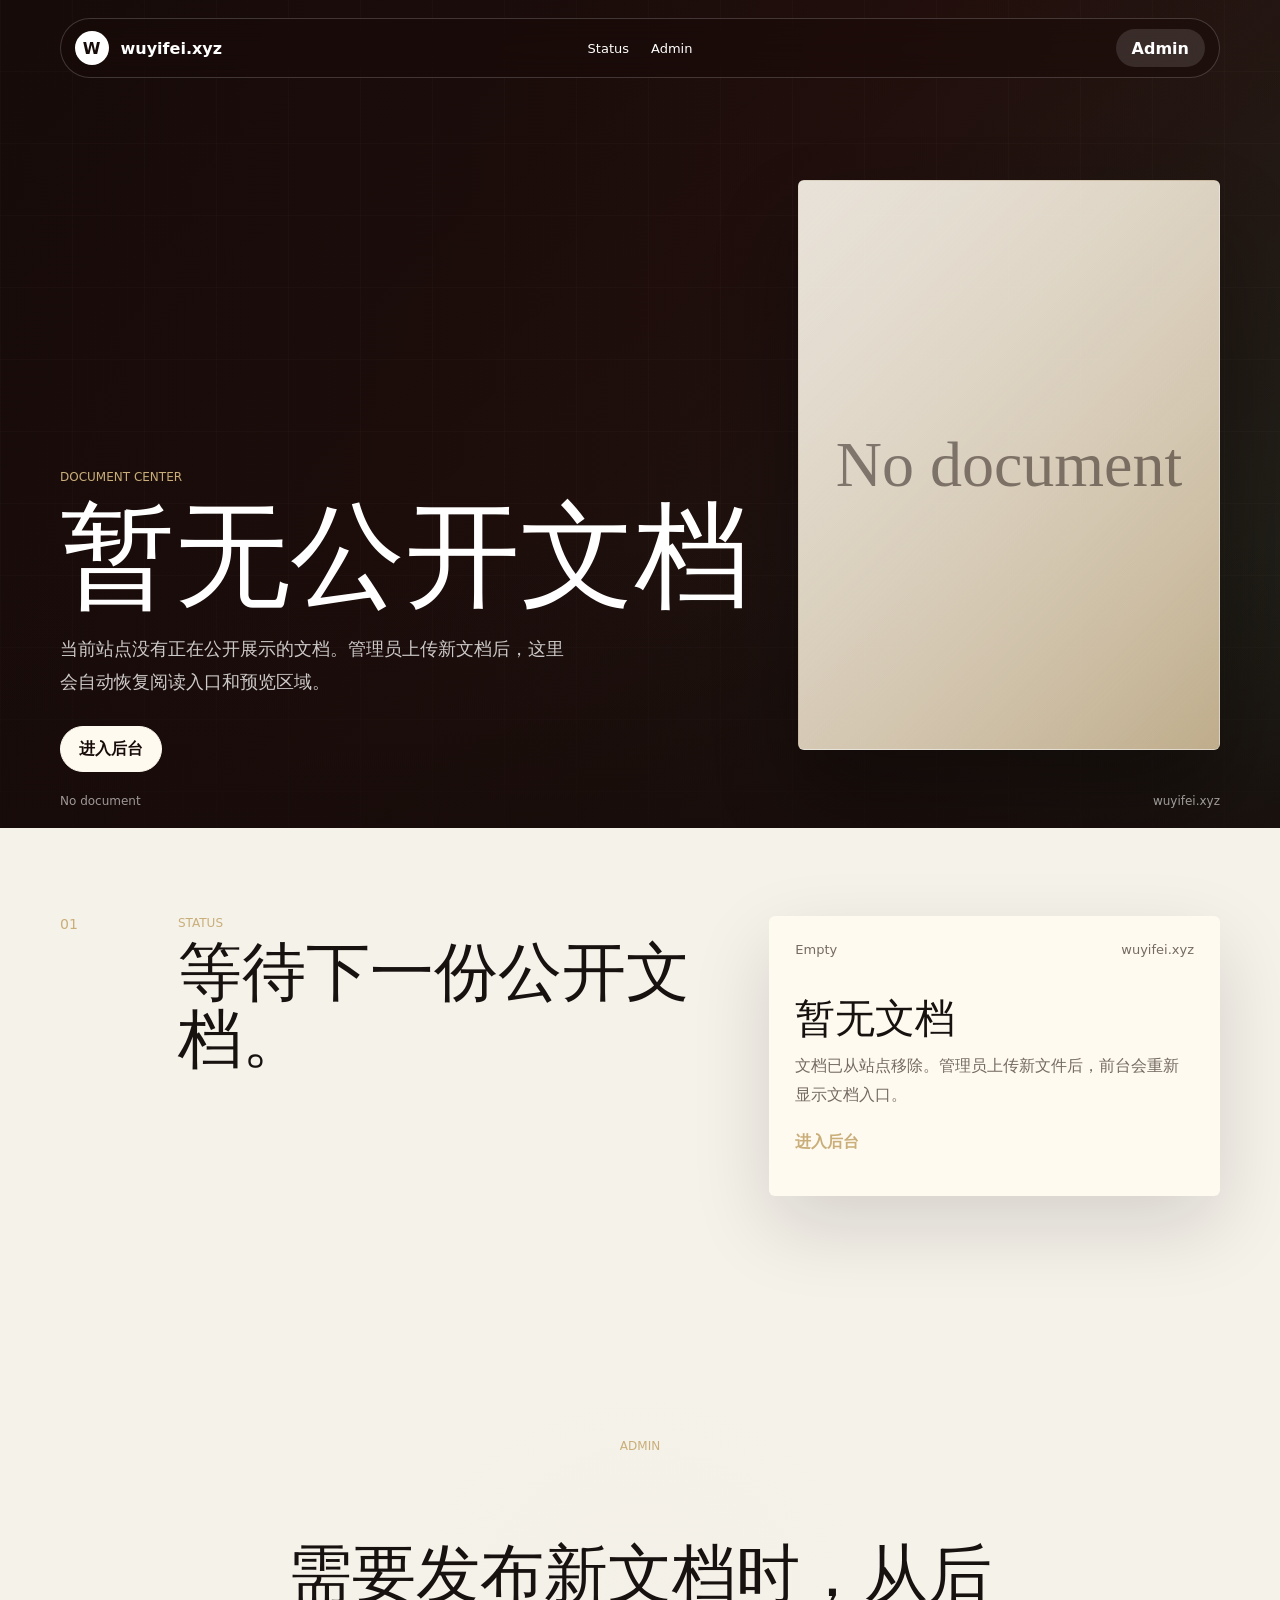
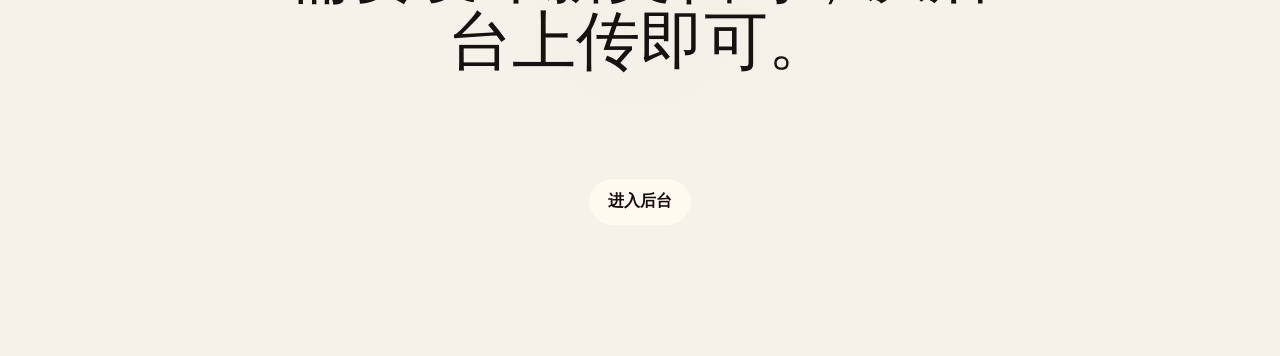
<file: index.html>
<!doctype html>
<html lang="zh-CN">
  <head>
    <meta charset="UTF-8" />
    <meta name="viewport" content="width=device-width, initial-scale=1.0" />
    <meta name="description" content="wuyifei.xyz 文档展示页，当前暂无公开文档。" />
    <title>wuyifei.xyz | 暂无公开文档</title>
    <link rel="stylesheet" href="./styles.css" />
  </head>
  <body class="front-page is-empty">
    <header class="site-nav" aria-label="主导航">
      <a class="nav-brand" href="#top" aria-label="wuyifei.xyz">
        <span class="nav-mark">W</span>
        <span>wuyifei.xyz</span>
      </a>
      <nav class="nav-links" aria-label="页面导航">
        <a href="#document">Status</a>
        <a href="#read">Admin</a>
      </nav>
      <a class="nav-action" href="./admin.html">Admin</a>
    </header>

    <main id="top">
      <section class="law-hero empty-hero" aria-labelledby="page-title">
        <div class="hero-shade"></div>
        <div class="hero-inner">
          <p id="hero-kicker" class="hero-kicker">DOCUMENT CENTER</p>
          <h1 id="page-title">暂无公开文档</h1>
          <p id="hero-copy" class="hero-copy">
            当前站点没有正在公开展示的文档。管理员上传新文档后，这里会自动恢复阅读入口和预览区域。
          </p>
          <div id="hero-actions" class="hero-actions">
            <a class="button button-light" href="./admin.html">进入后台</a>
          </div>
        </div>
        <div id="hero-meta" class="hero-meta" aria-label="文档信息">
          <span>No document</span>
          <span>wuyifei.xyz</span>
        </div>
      </section>

      <section id="document" class="intro-section empty-intro reveal">
        <div class="section-number">01</div>
        <div>
          <p id="status-kicker" class="section-kicker">Status</p>
          <h2 id="status-title">等待下一份公开文档。</h2>
        </div>
        <article id="doc-card" class="document-card empty-card"></article>
      </section>

      <section id="read" class="closing-section reveal">
        <p class="section-kicker">Admin</p>
        <h2>需要发布新文档时，从后台上传即可。</h2>
        <a class="button button-light" href="./admin.html">进入后台</a>
      </section>
    </main>

    <script src="./script.js"></script>
  </body>
</html>
</file>
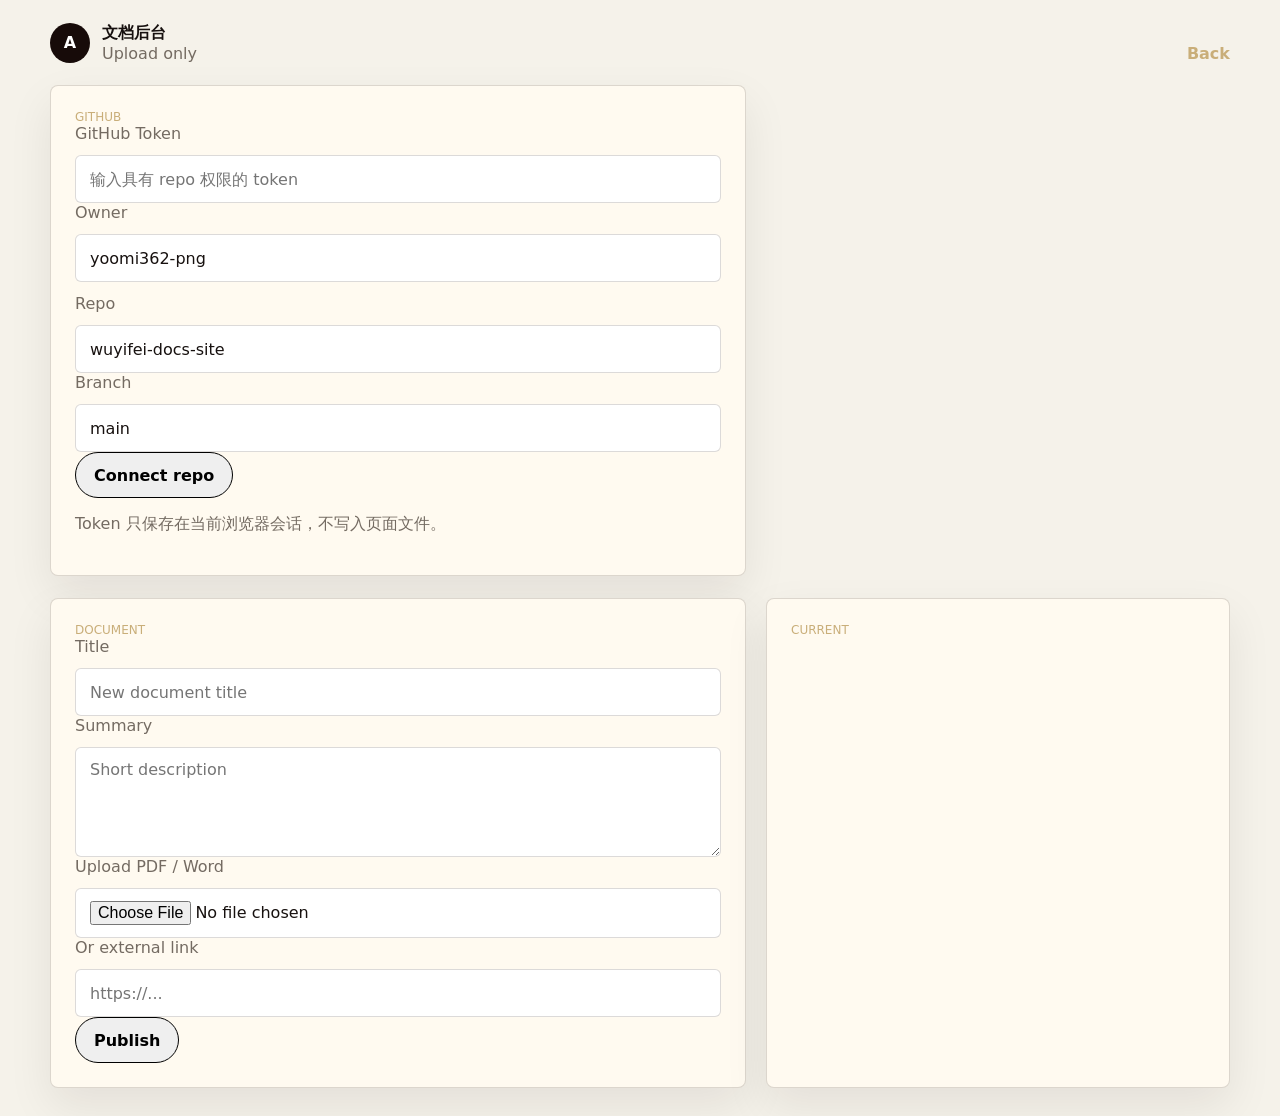
<file: admin.html>
<!doctype html>
<html lang="zh-CN">
  <head>
    <meta charset="UTF-8" />
    <meta name="viewport" content="width=device-width, initial-scale=1.0" />
    <title>wuyifei.xyz | 上传后台</title>
    <link rel="stylesheet" href="./styles.css" />
  </head>
  <body>
    <header class="topbar compact">
      <div class="brand brand-light">
        <div class="mark mark-light">A</div>
        <div>
          <div class="name">文档后台</div>
          <div class="sub">Upload only</div>
        </div>
      </div>
      <a class="text-link" href="./index.html">Back</a>
    </header>

    <main class="shell admin-shell">
      <section class="admin-grid single-admin">
        <section class="side-panel">
          <div class="section-kicker">GitHub</div>
          <div class="field">
            <label for="token">GitHub Token</label>
            <input id="token" type="password" placeholder="输入具有 repo 权限的 token" />
          </div>
          <div class="field-grid">
            <div class="field">
              <label for="owner">Owner</label>
              <input id="owner" type="text" value="yoomi362-png" />
            </div>
            <div class="field">
              <label for="repo">Repo</label>
              <input id="repo" type="text" value="wuyifei-docs-site" />
            </div>
          </div>
          <div class="field">
            <label for="branch">Branch</label>
            <input id="branch" type="text" value="main" />
          </div>
          <button id="connect-btn" class="button primary full">Connect repo</button>
          <p id="status" class="status-note">Token 只保存在当前浏览器会话，不写入页面文件。</p>
        </section>
      </section>

      <section class="admin-grid upload-section">
        <section class="side-panel">
          <div class="section-kicker">Document</div>
          <div class="field">
            <label for="doc-title">Title</label>
            <input id="doc-title" type="text" placeholder="New document title" />
          </div>
          <div class="field">
            <label for="doc-description">Summary</label>
            <textarea id="doc-description" rows="4" placeholder="Short description"></textarea>
          </div>
          <div class="field">
            <label for="doc-file">Upload PDF / Word</label>
            <input id="doc-file" type="file" accept=".pdf,.doc,.docx,application/pdf,.doc,.docx" />
          </div>
          <div class="field">
            <label for="doc-url">Or external link</label>
            <input id="doc-url" type="url" placeholder="https://..." />
          </div>
          <button id="publish-btn" class="button primary full">Publish</button>
        </section>

        <section class="side-panel">
          <div class="section-kicker">Current</div>
          <div id="doc-admin-list" class="admin-list"></div>
        </section>
      </section>
    </main>

    <script src="./admin.js"></script>
  </body>
</html>
</file>
<file: styles.css>
:root {
  color-scheme: light;
  --paper: #f5f2ea;
  --cream: #fffaf0;
  --ink: #17110f;
  --muted: #746b62;
  --line: rgba(39, 28, 24, 0.16);
  --deep: #170b09;
  --wine: #2f1411;
  --moss: #233226;
  --brass: #c9ae79;
  --white: #ffffff;
  --shadow: 0 30px 80px rgba(23, 17, 15, 0.14);
  --scroll-progress: 0;
}

* {
  box-sizing: border-box;
}

html {
  scroll-behavior: smooth;
  scroll-padding-top: 96px;
}

html,
body {
  margin: 0;
  min-height: 100%;
  background: var(--paper);
  color: var(--ink);
  font-family: ui-sans-serif, system-ui, -apple-system, BlinkMacSystemFont, "Segoe UI", sans-serif;
}

body {
  overflow-x: hidden;
}

a {
  color: inherit;
  text-decoration: none;
}

button,
input,
textarea {
  font: inherit;
}

.front-page {
  background:
    linear-gradient(180deg, rgba(23, 11, 9, 0) 0%, rgba(23, 11, 9, 0) 62vh, var(--paper) 62vh),
    var(--paper);
}

.site-nav {
  position: fixed;
  top: 18px;
  left: 50%;
  z-index: 50;
  width: min(1160px, calc(100% - 32px));
  min-height: 58px;
  display: grid;
  grid-template-columns: 1fr auto 1fr;
  align-items: center;
  gap: 18px;
  padding: 10px 14px;
  border: 1px solid rgba(255, 255, 255, 0.18);
  border-radius: 999px;
  background: rgba(23, 11, 9, 0.44);
  color: var(--white);
  backdrop-filter: blur(18px);
  transform: translateX(-50%);
  transition: background 240ms ease, border-color 240ms ease, color 240ms ease, box-shadow 240ms ease;
}

.site-nav.is-scrolled {
  background: rgba(255, 250, 240, 0.86);
  border-color: var(--line);
  color: var(--ink);
  box-shadow: 0 16px 40px rgba(23, 17, 15, 0.08);
}

#document,
#preview,
#read {
  scroll-margin-top: 96px;
}

.nav-brand,
.nav-links,
.nav-action {
  display: inline-flex;
  align-items: center;
}

.nav-brand {
  gap: 10px;
  font-weight: 700;
}

.nav-mark {
  width: 34px;
  height: 34px;
  display: grid;
  place-items: center;
  border-radius: 50%;
  background: var(--white);
  color: var(--deep);
}

.site-nav.is-scrolled .nav-mark {
  background: var(--deep);
  color: var(--white);
}

.nav-links {
  gap: 22px;
  font-size: 13px;
}

.nav-action {
  justify-self: end;
  min-height: 38px;
  padding: 0 16px;
  border-radius: 999px;
  background: rgba(255, 255, 255, 0.12);
  font-weight: 700;
}

.site-nav.is-scrolled .nav-action {
  background: var(--deep);
  color: var(--white);
}

.law-hero {
  position: relative;
  min-height: 92vh;
  display: grid;
  align-items: end;
  padding: 128px max(24px, calc((100vw - 1160px) / 2)) 56px;
  overflow: hidden;
  background:
    linear-gradient(90deg, rgba(23, 11, 9, 0.92), rgba(23, 11, 9, 0.72) 46%, rgba(23, 11, 9, 0.38)),
    linear-gradient(135deg, var(--deep), var(--wine) 45%, var(--moss));
  color: var(--white);
}

.law-hero::before {
  content: "";
  position: absolute;
  inset: 0;
  background:
    linear-gradient(90deg, rgba(255, 255, 255, 0.06) 1px, transparent 1px),
    linear-gradient(0deg, rgba(255, 255, 255, 0.06) 1px, transparent 1px);
  background-size: 72px 72px;
  opacity: calc(0.3 - var(--scroll-progress) * 0.16);
  transform: scale(calc(1 + var(--scroll-progress) * 0.04));
}

.law-hero::after {
  content: "";
  position: absolute;
  right: max(24px, calc((100vw - 1160px) / 2));
  bottom: 78px;
  width: min(420px, 34vw);
  aspect-ratio: 0.74;
  border: 1px solid rgba(255, 255, 255, 0.22);
  border-radius: 6px;
  background:
    linear-gradient(rgba(23, 11, 9, 0.08), rgba(23, 11, 9, 0.58)),
    linear-gradient(135deg, #f7efe2, #d4c2a3);
  box-shadow: 0 44px 90px rgba(0, 0, 0, 0.36);
  opacity: 0.9;
  transform: translateY(calc(var(--scroll-progress) * -28px));
}

.is-empty .law-hero::after {
  content: "No document";
  display: grid;
  place-items: center;
  background:
    linear-gradient(135deg, rgba(255, 250, 240, 0.92), rgba(201, 174, 121, 0.24)),
    linear-gradient(135deg, #f7efe2, #d4c2a3);
  color: rgba(23, 11, 9, 0.48);
  font-family: Georgia, "Times New Roman", serif;
  font-size: clamp(38px, 5vw, 72px);
  text-align: center;
}

.hero-shade {
  position: absolute;
  inset: auto 0 0;
  height: 32vh;
  background: linear-gradient(0deg, rgba(23, 11, 9, 0.72), transparent);
}

.hero-inner {
  position: relative;
  z-index: 1;
  max-width: 780px;
  transform: translateY(calc(var(--scroll-progress) * -18px));
}

.hero-kicker,
.section-kicker {
  margin: 0;
  color: var(--brass);
  font-size: 12px;
  letter-spacing: 0;
  text-transform: uppercase;
}

.law-hero h1 {
  margin: 18px 0 22px;
  max-width: 760px;
  font-family: Georgia, "Times New Roman", serif;
  font-size: clamp(54px, 9vw, 128px);
  font-weight: 500;
  line-height: 0.95;
  letter-spacing: 0;
}

.hero-copy {
  max-width: 520px;
  margin: 0;
  color: rgba(255, 255, 255, 0.78);
  font-size: 18px;
  line-height: 1.8;
}

.hero-actions {
  display: flex;
  flex-wrap: wrap;
  gap: 12px;
  margin-top: 28px;
}

.button {
  display: inline-flex;
  align-items: center;
  justify-content: center;
  min-height: 46px;
  padding: 0 18px;
  border-radius: 999px;
  border: 1px solid currentColor;
  font-weight: 700;
}

.button-light {
  background: var(--cream);
  border-color: var(--cream);
  color: var(--deep);
}

.button-outline {
  color: var(--cream);
  background: rgba(255, 255, 255, 0.06);
}

.hero-meta {
  position: absolute;
  left: max(24px, calc((100vw - 1160px) / 2));
  right: max(24px, calc((100vw - 1160px) / 2));
  bottom: 20px;
  z-index: 1;
  display: flex;
  justify-content: space-between;
  gap: 16px;
  color: rgba(255, 255, 255, 0.58);
  font-size: 12px;
}

.intro-section {
  width: min(1160px, calc(100% - 32px));
  margin: 0 auto;
  padding: 88px 0;
  display: grid;
  grid-template-columns: 90px minmax(0, 1fr) minmax(320px, 0.8fr);
  gap: 28px;
  align-items: start;
}

.section-number {
  color: var(--brass);
  font-size: 14px;
}

.intro-section h2,
.story-sticky h2,
.preview-heading h2,
.closing-section h2 {
  margin: 10px 0 0;
  font-family: Georgia, "Times New Roman", serif;
  font-size: clamp(36px, 5vw, 68px);
  font-weight: 500;
  line-height: 1.04;
  letter-spacing: 0;
}

.document-card {
  min-height: 280px;
  padding: 26px;
  border-radius: 6px;
  background: var(--deep);
  color: var(--cream);
  box-shadow: var(--shadow);
}

.document-card-top {
  display: flex;
  justify-content: space-between;
  gap: 12px;
  color: rgba(255, 250, 240, 0.6);
  font-size: 13px;
}

.document-card h3 {
  margin: 40px 0 12px;
  font-family: Georgia, "Times New Roman", serif;
  font-size: 40px;
  font-weight: 500;
  line-height: 1.08;
}

.document-card p {
  margin: 0;
  color: rgba(255, 250, 240, 0.7);
  line-height: 1.8;
}

.tag-row {
  display: flex;
  gap: 8px;
  margin-top: 18px;
}

.tag {
  display: inline-flex;
  min-height: 28px;
  align-items: center;
  padding: 0 10px;
  border-radius: 999px;
  background: rgba(255, 250, 240, 0.12);
  color: var(--cream);
  font-size: 12px;
}

.document-link,
.text-link {
  display: inline-flex;
  margin-top: 22px;
  color: var(--brass);
  font-weight: 700;
}

.scroll-story {
  min-height: 160vh;
  display: grid;
  grid-template-columns: minmax(0, 0.85fr) minmax(320px, 1.15fr);
  gap: 48px;
  width: min(1160px, calc(100% - 32px));
  margin: 0 auto;
  padding: 40px 0 112px;
}

.story-sticky {
  position: sticky;
  top: 118px;
  align-self: start;
  padding: 34px 0;
}

.story-sticky p:last-child {
  max-width: 440px;
  color: var(--muted);
  line-height: 1.8;
}

.story-list {
  display: grid;
  gap: 22px;
  padding-top: 24vh;
}

.story-card {
  min-height: 280px;
  padding: 30px;
  border: 1px solid var(--line);
  border-radius: 6px;
  background: var(--cream);
  box-shadow: 0 24px 58px rgba(23, 17, 15, 0.08);
}

.story-card:nth-child(2) {
  background: #e8eee5;
}

.story-card:nth-child(3) {
  background: var(--deep);
  color: var(--cream);
}

.story-card span {
  color: var(--brass);
  font-size: 13px;
}

.story-card h3 {
  margin: 50px 0 12px;
  font-family: Georgia, "Times New Roman", serif;
  font-size: clamp(30px, 4vw, 52px);
  font-weight: 500;
}

.story-card p {
  margin: 0;
  max-width: 460px;
  color: inherit;
  line-height: 1.8;
  opacity: 0.72;
}

.preview-section {
  padding: 96px max(24px, calc((100vw - 1160px) / 2));
  background: var(--deep);
  color: var(--cream);
}

.preview-heading {
  display: flex;
  align-items: end;
  justify-content: space-between;
  gap: 24px;
  margin-bottom: 28px;
}

.preview-heading h2 {
  color: var(--cream);
}

.pdf-frame {
  height: min(78vh, 760px);
  min-height: 480px;
  border: 1px solid rgba(255, 250, 240, 0.16);
  border-radius: 6px;
  overflow: hidden;
  background: #f8f6f0;
  box-shadow: 0 36px 80px rgba(0, 0, 0, 0.32);
}

.pdf-frame iframe {
  width: 100%;
  height: 100%;
  border: 0;
}

.closing-section {
  min-height: 72vh;
  display: grid;
  place-items: center;
  justify-items: center;
  padding: 92px 24px;
  text-align: center;
  background:
    linear-gradient(rgba(245, 242, 234, 0.88), rgba(245, 242, 234, 0.98)),
    radial-gradient(circle at center, rgba(201, 174, 121, 0.34), transparent 34%);
}

.empty-intro {
  padding-bottom: 112px;
}

.empty-card {
  background: var(--cream);
  color: var(--ink);
}

.empty-card .document-card-top,
.empty-card p {
  color: var(--muted);
}

.closing-section h2 {
  max-width: 720px;
  margin-bottom: 24px;
}

.reveal {
  opacity: 0;
  transform: translateY(42px);
  transition: opacity 720ms ease, transform 720ms ease;
}

.reveal.is-visible {
  opacity: 1;
  transform: translateY(0);
}

.empty-state {
  margin: 0;
  color: var(--muted);
}

.topbar,
.shell {
  width: min(1180px, calc(100% - 32px));
  margin: 0 auto;
}

.topbar {
  display: flex;
  align-items: center;
  justify-content: space-between;
  gap: 16px;
  padding: 22px 0;
}

.brand,
.nav-brand {
  display: flex;
  align-items: center;
  gap: 12px;
}

.mark,
.mark-light {
  width: 40px;
  height: 40px;
  display: grid;
  place-items: center;
  border-radius: 50%;
  background: var(--deep);
  color: var(--white);
  font-weight: 700;
}

.name {
  font-weight: 700;
}

.sub,
.field label,
.status-note,
.admin-card p,
.admin-card small {
  color: var(--muted);
}

.admin-shell {
  display: grid;
  gap: 22px;
  padding-bottom: 28px;
}

.admin-grid,
.upload-section {
  display: grid;
  grid-template-columns: minmax(0, 1.2fr) minmax(320px, 0.8fr);
  gap: 20px;
}

.side-panel {
  padding: 24px;
  border: 1px solid var(--line);
  border-radius: 8px;
  background: var(--cream);
  box-shadow: 0 18px 45px rgba(23, 17, 15, 0.08);
}

.field,
.field-grid,
.admin-list {
  display: grid;
  gap: 12px;
}

input,
textarea {
  width: 100%;
  min-height: 48px;
  padding: 12px 14px;
  border: 1px solid var(--line);
  border-radius: 6px;
  background: var(--white);
  color: var(--ink);
}

textarea {
  min-height: 110px;
  resize: vertical;
}

.admin-card {
  padding: 16px;
  border: 1px solid var(--line);
  border-radius: 6px;
  background: var(--white);
}

.status-note[data-kind="error"] {
  color: #9d2c2c;
}

.status-note[data-kind="success"] {
  color: #2f6a2f;
}

@media (max-width: 920px) {
  .site-nav {
    grid-template-columns: 1fr auto;
  }

  .nav-links {
    display: none;
  }

  .law-hero::after {
    display: none;
  }

  .intro-section,
  .scroll-story,
  .admin-grid,
  .upload-section {
    grid-template-columns: 1fr;
  }

  .story-sticky {
    position: relative;
    top: auto;
  }

  .story-list {
    padding-top: 0;
  }

  .preview-heading {
    display: grid;
    align-items: start;
  }
}

@media (max-width: 640px) {
  .site-nav {
    top: 10px;
    width: calc(100% - 20px);
    min-height: 58px;
    background: rgba(23, 11, 9, 0.72);
  }

  .site-nav.is-scrolled {
    background: rgba(255, 250, 240, 0.92);
  }

  .law-hero {
    min-height: 88vh;
    padding: 112px 20px 56px;
  }

  .hero-meta {
    left: 20px;
    right: 20px;
    flex-wrap: wrap;
  }

  .intro-section,
  .scroll-story {
    width: calc(100% - 20px);
    padding-top: 64px;
    padding-bottom: 64px;
  }

  .document-card,
  .story-card,
  .side-panel {
    padding: 20px;
  }

  .pdf-frame {
    min-height: 420px;
  }
}
</file>
